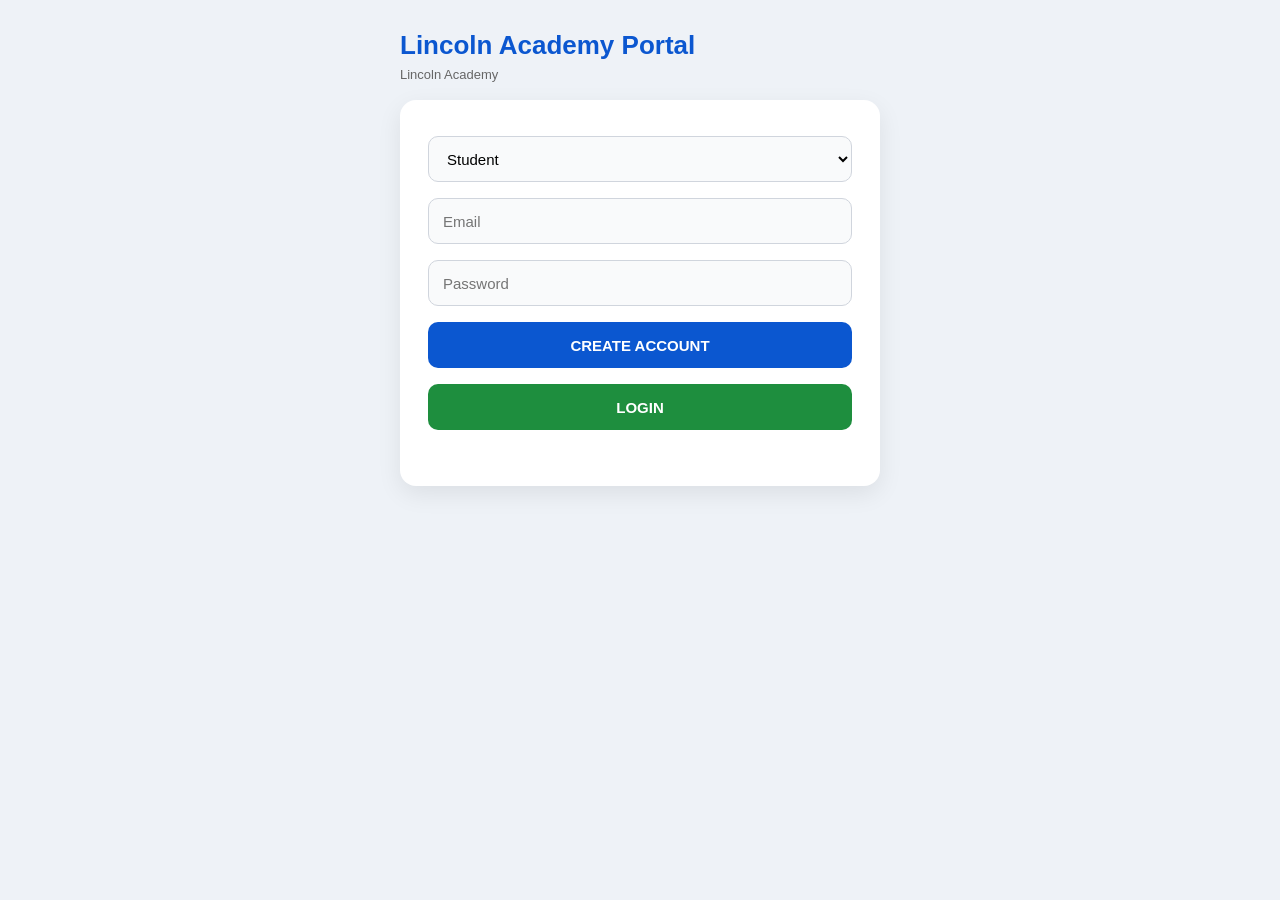
<file: index.html>
<!DOCTYPE html>
<html><head>
<meta name="viewport" content="width=device-width, initial-scale=1, maximum-scale=1">
<title>Lincoln Academy</title>
<style>
*{box-sizing:border-box}
body{margin:0;padding:30px 15px;background:#eef2f7;font-family:sans-serif;display:flex;flex-direction:column;align-items:center;min-height:100vh}
h2{width:100%;max-width:480px;margin:0 0 6px 0;color:#0b57d0;font-size:26px}
.small{width:100%;max-width:480px;margin:0 0 18px 0;color:#666;font-size:13px}
#authBox,#loggedBox{width:100%;max-width:480px;background:white;padding:28px;border-radius:16px;box-shadow:0 8px 25px rgba(0,0,0,0.08)}
input,select{width:100%;height:46px;padding:0 14px;margin:8px 0;border-radius:10px;border:1px solid #d0d5dd;font-size:15px;background:#f9fafb}
button{width:100%;height:46px;margin:8px 0;border-radius:10px;border:none;font-size:15px;font-weight:700;cursor:pointer}
.grid{display:grid;grid-template-columns:1fr 1fr;gap:8px}
.suggest{position:absolute;left:0;right:0;top:100%;background:white;border:1px solid #d0d5dd;border-radius:10px;max-height:160px;overflow:auto;z-index:20;display:none}
.suggest div{padding:10px;cursor:pointer;border-bottom:1px solid #eee}
.suggest div:hover{background:#eef6ff}
.badge{padding:3px 10px;border-radius:20px;color:white;font-weight:800;font-size:12px;display:inline-block}
</style>
</head><body>
<h2>Lincoln Academy Portal</h2>
<p class="small">Lincoln Academy</p>
<div id="authBox">
<select id="role"><option value="student">Student</option><option value="teacher">Teacher</option><option value="admin">Admin</option></select>
<input id="email" placeholder="Email" autocomplete="off">
<input id="pass" placeholder="Password" type="password" autocomplete="off">
<div id="otpWrap" style="display:none">
<div id="otpDisplay" style="background:#fef3c7;border:1px solid #fcd34d;border-radius:10px;padding:10px;margin:6px 0;font-weight:700;color:#92400e;text-align:center">OTP will be sent to Admin email on LOGIN</div>
<input id="adminOTP" placeholder="Enter 6-digit OTP" maxlength="6" autocomplete="off">
</div>
<button id="createBtn" onclick="signup()" style="background:#0b57d0;color:white">CREATE ACCOUNT</button>
<button onclick="login()" style="background:#1e8e3e;color:white">LOGIN</button>
<div id="msg" style="color:red;font-weight:bold;padding:10px"></div>
<div id="blockInfo" style="display:none;background:#fee2e2;border:1px solid #fecaca;border-radius:10px;padding:10px;margin-top:8px;color:#dc2626;font-weight:700;text-align:center"></div>
</div>
<div id="loggedBox" style="display:none">
<div id="status" style="padding:10px 0;font-size:18px"></div>
<button onclick="logout()" style="background:#333;color:white">Logout</button>
<div id="main"></div>
</div>
<script>
let users=JSON.parse(localStorage.getItem('lincoln_users')||'[]');
let students=JSON.parse(localStorage.getItem('lincoln_students')||'[]');
let results=JSON.parse(localStorage.getItem('lincoln_results')||'[]');
let currentUser=JSON.parse(localStorage.getItem('lincoln_current')||'null');
let currentOTP=null; let otpTimeout=null;
let loginAttempts=JSON.parse(localStorage.getItem('lincoln_attempts')||'{}');
let blockDuration=5*60*1000;

function getGrade(m){
  let marks = Number(m);
  if(marks >= 80) return {text:"Distinction", color:"#0b57d0", bg:"#e8f0fe"};
  if(marks >= 60) return {text:"Pass", color:"#137333", bg:"#e6f4ea"};
  if(marks >= 40) return {text:"Refer", color:"#e37400", bg:"#fef7e0"};
  return {text:"Fail", color:"#c5221f", bg:"#fce8e6"};
}

function save(){localStorage.setItem('lincoln_users',JSON.stringify(users));localStorage.setItem('lincoln_students',JSON.stringify(students));localStorage.setItem('lincoln_results',JSON.stringify(results));}
function saveAttempts(){localStorage.setItem('lincoln_attempts',JSON.stringify(loginAttempts));}
function showMsg(t){document.getElementById('msg').innerText=t;}
function clearAuthForm(){document.getElementById('email').value="";document.getElementById('pass').value="";let o=document.getElementById('adminOTP'); if(o) o.value=""; document.getElementById('msg').innerText="";}
function clearOTP(){currentOTP=null; let d=document.getElementById('otpDisplay'); if(d){d.innerText='OTP will be sent to Admin email on LOGIN'; d.style.background='#fef3c7';} let o=document.getElementById('adminOTP'); if(o) o.value=''; if(otpTimeout) clearTimeout(otpTimeout);}
function checkRoleChange(){const r=document.getElementById('role').value; document.getElementById('otpWrap').style.display=(r==='admin')?'block':'none'; if(r!=='admin') clearOTP();}
function validateRoleEmail(email,role){const e=email.toLowerCase();if(e.includes('admin')&&role!=='admin')return"Email has 'admin' must be Admin";if(role==='admin'&&!e.includes('admin'))return"Admin email must contain 'admin'";if(e.includes('teacher')&&role!=='teacher')return"Email has 'teacher' must be Teacher";if(role==='teacher'&&!e.includes('teacher'))return"Teacher email must contain 'teacher'";return null;}
function isBlocked(email){
  let e=email.toLowerCase(); if(!loginAttempts[e]) return false;
  let data=loginAttempts[e];
  if(data.blockedUntil && Date.now() < data.blockedUntil){
    return Math.ceil((data.blockedUntil - Date.now())/1000);
  }
  if(data.blockedUntil && Date.now() >= data.blockedUntil){ delete loginAttempts[e]; saveAttempts(); return false; }
  return false;
}
function signup(){
  const email=document.getElementById('email').value.trim(); const pass=document.getElementById('pass').value; const role=document.getElementById('role').value;
  if(role==='teacher'){showMsg("Teachers cannot self-register."); return alert("Only Admin can add teachers.");}
  if(role==='admin'){if(users.some(u=>u.role==='admin')){return alert("Admin exists. Login as Admin to add more.");} if(!currentOTP){currentOTP=Math.floor(100000+Math.random()*900000).toString(); document.getElementById('otpDisplay').innerText=' OTP SENT - Check popup'; alert('Admin OTP: '+currentOTP); return;} if(document.getElementById('adminOTP').value.trim()!==currentOTP){showMsg("Wrong OTP"); return;}}
  const err=validateRoleEmail(email,role); if(err){showMsg(err);return alert(err);}
  if(users.find(u=>u.email.toLowerCase()===email.toLowerCase())){showMsg("Exists");return;}
  users.push({email,pass,role,subject:''}); if(role==='student'&&!students.find(s=>s.email.toLowerCase()===email.toLowerCase())){students.push({admNo:'LINC'+(100+students.length),name:email.split('@')[0],email:email,course:'Form 2',createdBy:'self'});}
  save(); localStorage.setItem('lincoln_returning','true'); document.getElementById('createBtn').style.display='none'; clearOTP(); showMsg("Created. Login now"); setTimeout(clearAuthForm,800);
}
function login(){
  const email=document.getElementById('email').value.trim(); const pass=document.getElementById('pass').value; const selRole=document.getElementById('role').value;
  if(!email||!pass) return alert("Enter email & password");
  let blockedSec=isBlocked(email);
  if(blockedSec){
    document.getElementById('blockInfo').style.display='block';
    document.getElementById('blockInfo').innerText='Blocked for '+blockedSec+' seconds (5 min security block after 3 fails)';
    return alert("Too many failed attempts! Blocked for "+Math.ceil(blockedSec/60)+" min. Wait "+blockedSec+"s");
  } else { document.getElementById('blockInfo').style.display='none'; }
  const u=users.find(x=>x.email.toLowerCase()===email.toLowerCase()&&x.pass===pass);
  if(!u){
    let e=email.toLowerCase(); if(!loginAttempts[e]) loginAttempts[e]={count:0, blockedUntil:null};
    loginAttempts[e].count++;
    if(loginAttempts[e].count>=3){
      loginAttempts[e].blockedUntil=Date.now()+blockDuration; loginAttempts[e].count=0; saveAttempts();
      document.getElementById('blockInfo').style.display='block';
      document.getElementById('blockInfo').innerText='BLOCKED 5 MINUTES - Too many wrong attempts';
      return alert("Wrong credentials 3 times! You are blocked for 5 minutes.");
    }
    saveAttempts(); let left=3-loginAttempts[e].count;
    return alert("Wrong credentials! Tries left: "+left);
  }
  delete loginAttempts[email.toLowerCase()]; saveAttempts();
  document.getElementById('blockInfo').style.display='none';
  const err=validateRoleEmail(email,selRole); if(err)return alert(err); if(u.role!==selRole)return alert("You are "+u.role.toUpperCase());
  if(selRole==='admin'){
    if(!currentOTP){
      currentOTP=Math.floor(100000+Math.random()*900000).toString();
      document.getElementById('otpDisplay').innerText=' OTP SENT to '+u.email+' - Check popup';
      document.getElementById('otpDisplay').style.background='#dbeafe';
      alert(' ADMIN OTP: '+currentOTP+'\nExpires in 2 mins, new every login');
      otpTimeout=setTimeout(()=>{alert('OTP expired'); clearOTP();},120000); return;
    }else{
      if(document.getElementById('adminOTP').value.trim()!==currentOTP){alert("Wrong OTP"); clearOTP(); return;}
    }
  }
  currentUser=u; localStorage.setItem('lincoln_current',JSON.stringify(u)); localStorage.setItem('lincoln_returning','true'); document.getElementById('createBtn').style.display='none'; clearOTP(); clearAuthForm(); render();
}
function logout(){clearOTP(); localStorage.removeItem('lincoln_current'); currentUser=null; clearAuthForm(); render(); document.getElementById('otpWrap').style.display='none'; document.getElementById('role').value='student'; checkRoleChange();}
function toBase64(f){return new Promise((res,rej)=>{const r=new FileReader();r.readAsDataURL(f);r.onload=()=>res(r.result);r.onerror=rej;});}
function addStudent(){const admNo=document.getElementById('admNo').value.trim().toUpperCase(); const name=document.getElementById('sName').value.trim(); const semail=document.getElementById('sEmail').value.trim(); const course=document.getElementById('sCourse').value.trim()||'Form 2'; if(!admNo||!name)return alert("Required"); if(students.find(s=>s.admNo===admNo))return alert("Adm exists"); if(semail&&!users.find(u=>u.email.toLowerCase()===semail.toLowerCase())){users.push({email:semail,pass:'stud123',role:'student',subject:''});} students.push({admNo,name,email:semail,course,createdBy:currentUser.email});save();render();alert("Student Added");}
function addTeacherAdmin(){const tName=document.getElementById('tNameA').value.trim(); const tEmail=document.getElementById('tEmailA').value.trim(); const tPass=document.getElementById('tPassA').value.trim()||'teach123'; const tSub=document.getElementById('tSubA').value; if(!tName||!tEmail)return alert("Fill"); if(users.find(u=>u.email.toLowerCase()===tEmail.toLowerCase()))return alert("Exists"); users.push({email:tEmail,pass:tPass,role:'teacher',subject:tSub,name:tName}); save();render();alert("Teacher added: "+tSub);}
function removeStudent(admNo){if(!confirm("Remove "+admNo+"?"))return;students=students.filter(s=>s.admNo!==admNo);results=results.filter(r=>r.admNo!==admNo);save();render();}

async function addMarks(){
  const admNo=document.getElementById('mAdm').value.trim().toUpperCase();
  const subj=currentUser.subject||document.getElementById('mSubj').value.trim();
  const marks=document.getElementById('mMarks').value.trim();
  const term=document.getElementById('mTerm').value.trim();
  const file=document.getElementById('mFile').files[0];
  if(!admNo||!subj||!marks)return alert("Select student and enter marks");
  if(!students.find(s=>s.admNo===admNo))return alert("Search from system");
  let docName="",docData="";if(file){docData=await toBase64(file);docName=file.name;}
  let g = getGrade(marks);
  results.push({id:Date.now(),admNo,subject:subj,marks,term,docName,docData,by:currentUser.email,date:new Date().toLocaleDateString(),grade:g.text});save();render();alert("Saved: "+g.text);
}

function deleteResult(id){results=results.filter(r=>r.id!==id);save();render();}
function deleteUser(email){if(email.toLowerCase()===currentUser.email.toLowerCase())return alert("Cannot delete self"); if(users.filter(u=>u.role==='admin').length<=1 && users.find(u=>u.email.toLowerCase()===email.toLowerCase())?.role==='admin')return alert("Cannot delete last Admin"); if(!confirm("Remove "+email+"?"))return; users=users.filter(u=>u.email.toLowerCase()!==email.toLowerCase());save();render();}

function render(){const aBox=document.getElementById('authBox');const lBox=document.getElementById('loggedBox');if(!currentUser){aBox.style.display="block";lBox.style.display="none";return;}aBox.style.display="none";lBox.style.display="block";document.getElementById('status').innerHTML="Logged in: <b>"+currentUser.email+"</b> as <b>"+currentUser.role.toUpperCase()+(currentUser.subject?" ("+currentUser.subject+")":"")+"</b>";let h="";if(currentUser.role==='admin'){h+='<h3>ADMIN Panel</h3><div style="background:#f6f8ff;padding:12px;border-radius:12px;margin-top:12px"><b>Add Teacher</b><input id="tNameA" placeholder="Teacher Full Name"><input id="tEmailA" placeholder="Teacher Email"><input id="tPassA" placeholder="Temp Password" value="teach123"><select id="tSubA"><option>Software Engineering</option><option>Computer Science</option><option>Computer Programming</option><option>ICT</option><option>Computer packages</option><option>Accounting</option></select><button onclick="addTeacherAdmin()" style="background:#0b57d0;color:white">Add Teacher </button></div><div style="background:#e8f5e9;padding:12px;border-radius:12px;margin-top:12px"><b>Add Student</b><div class="grid"><input id="admNo" placeholder="Adm No"><input id="sName" placeholder="Full Name"></div><div class="grid"><input id="sEmail" placeholder="Student Email"><input id="sCourse" placeholder="Class"></div><button onclick="addStudent()" style="background:#1e8e3e;color:white">Add Student</button></div><div style="background:#ffe9e9;padding:12px;border-radius:12px;margin-top:12px"><b>Users - Admin can Remove Anyone</b><div id="userList"></div></div><h4>All Students</h4><div id="studentList"></div><hr><h4>All Results - With Grading</h4><div id="resultList"></div>';}else if(currentUser.role==='teacher'){h+='<h3>TEACHER - '+(currentUser.subject||'')+'</h3><div style="background:#fff8e1;padding:12px;border-radius:12px;margin-top:12px"><b>Add Marks - Search Student</b><div style="position:relative"><input id="mAdm" placeholder="Search name or Adm No" oninput="onStudentSearch()" onfocus="onStudentSearch()" autocomplete="off"><div id="searchBox" class="suggest"></div></div><div class="grid"><input id="mSubj" placeholder="Subject" value="'+(currentUser.subject||'')+'" disabled style="background:#eee"><input id="mMarks" placeholder="Marks 0-100" type="number" max="100"></div><input id="mTerm" placeholder="Term"><input type="file" id="mFile"><button onclick="addMarks()" style="background:#ef6c00;color:white">Save Result + Grade</button><div style="margin-top:8px;font-size:12px;color:#555">Grading: 80+=Distinction | 60-79=Pass | 40-59=Refer | <40=Fail</div></div><h4>Students</h4><div id="studentList"></div><hr><h4>Your Results - Graded</h4><div id="resultList"></div>';}else{h+='<h3>STUDENT Panel</h3><div id="myData"></div>';}document.getElementById('main').innerHTML=h;renderLists();}

function renderLists(){
  const ul=document.getElementById('userList');
  if(ul){ul.innerHTML=users.map(u=>'<div style="border:1px solid #ddd;padding:10px;border-radius:10px;margin:6px 0;display:flex;justify-content:space-between;font-size:17px"><span><b>'+u.role.toUpperCase()+'</b> - '+u.email+(u.subject?' ('+u.subject+')':'')+'</span><button onclick="deleteUser(\''+u.email+'\')" style="width:auto;height:auto;padding:8px 12px;background:#666">Remove</button></div>').join("");}
  const sl=document.getElementById('studentList');
  const rl=document.getElementById('resultList');
  if(sl){if(currentUser.role!=='student'){sl.innerHTML=students.map(s=>'<div style="border:1px solid #ddd;padding:12px;border-radius:12px;margin:6px 0;font-size:17px"><b>'+s.admNo+'</b> - '+s.name+' ('+s.course+')<br><span style="font-size:14px;color:#555">'+s.email+'</span> '+(currentUser.role==='admin'?'<button onclick="removeStudent(\''+s.admNo+'\')" style="width:auto;height:auto;padding:6px 10px;background:red;margin-left:6px">Remove</button>':'')+'</div>').join("")||"<i>No students</i>";}}
  if(rl){
    let filtered=results;if(currentUser.role==='teacher')filtered=filtered.filter(r=>r.by===currentUser.email);if(!rl)return;
    rl.innerHTML=filtered.map(r=>{
      let g = getGrade(r.marks);
      return '<div style="border:1px solid #ccc;border-left:5px solid '+g.color+';background:'+g.bg+';padding:12px;border-radius:12px;margin:6px 0;font-size:16px"><div style="display:flex;justify-content:space-between;align-items:center"><span><b>'+r.admNo+'</b> - '+r.subject+': <b>'+r.marks+'</b> ('+r.term+')</span><span class="badge" style="background:'+g.color+'">'+g.text+'</span></div><span style="font-size:13px;color:#555">'+r.by+' - '+r.date+'</span><br>'+(r.docData?'<a href="'+r.docData+'" download="'+r.docName+'"> '+r.docName+'</a>':'')+'<br><button onclick="deleteResult('+r.id+')" style="width:auto;height:auto;padding:6px 10px;background:#666;margin-top:6px">Delete</button></div>';
    }).join("")||"<i>No results</i>";
  }
  if(currentUser.role==='student')viewMyDataAuto();
}

function viewMyDataAuto(){
  const myEmail=currentUser.email.toLowerCase();
  const myStudent=students.find(s=>s.email.toLowerCase()===myEmail);
  const myResults=myStudent?results.filter(r=>r.admNo===myStudent.admNo):[];
  let html='<div style="background:#e8f5e9;padding:16px;border-radius:14px;margin-top:10px;font-size:18px">';
  if(!myStudent){
    html+='<b style="color:red">Profile not found</b><br>Ask Admin to add student with email: '+currentUser.email;
  }else{
    html+='<h4 style="margin:0 0 8px 0">'+myStudent.name+'</h4><b>'+myStudent.admNo+'</b><br>Course: '+myStudent.course+'<br>Email: '+myStudent.email+'<hr><b>Your Marks - Graded:</b><br>';
    if(myResults.length===0)html+="<i>No marks yet</i>";
    else html+=myResults.map(r=>{
      let g = getGrade(r.marks);
      return '<div style="padding:10px 0;border-bottom:1px solid #ddd;display:flex;justify-content:space-between;align-items:center"><span>'+r.subject+': <b>'+r.marks+'</b> ('+r.term+')</span><span class="badge" style="background:'+g.color+'">'+g.text+'</span></div>'+(r.docData?'<a href="'+r.docData+'" download="'+r.docName+'"> '+r.docName+'</a>':'');
    }).join("");
  }
  html+='</div>';document.getElementById('myData').innerHTML=html;
}

function onStudentSearch(){const q=document.getElementById('mAdm').value.trim().toLowerCase(); const box=document.getElementById('searchBox'); if(!q){box.style.display='none';return;} const filtered=students.filter(s=>s.name.toLowerCase().includes(q)||s.admNo.toLowerCase().includes(q)).slice(0,6); if(filtered.length===0){box.style.display='none';return;} box.innerHTML=filtered.map(s=>'<div onclick="pickStudent(\''+s.admNo+'\')"><b>'+s.admNo+'</b> - '+s.name+'</div>').join(''); box.style.display='block';}
function pickStudent(adm){document.getElementById('mAdm').value=adm;document.getElementById('searchBox').style.display='none';}
document.getElementById('role').addEventListener('change',checkRoleChange); checkRoleChange(); render();
if(localStorage.getItem('lincoln_returning')==='true'){let b=document.getElementById('createBtn'); if(b) b.style.display='none';}
</script>
</body></html>
</file>
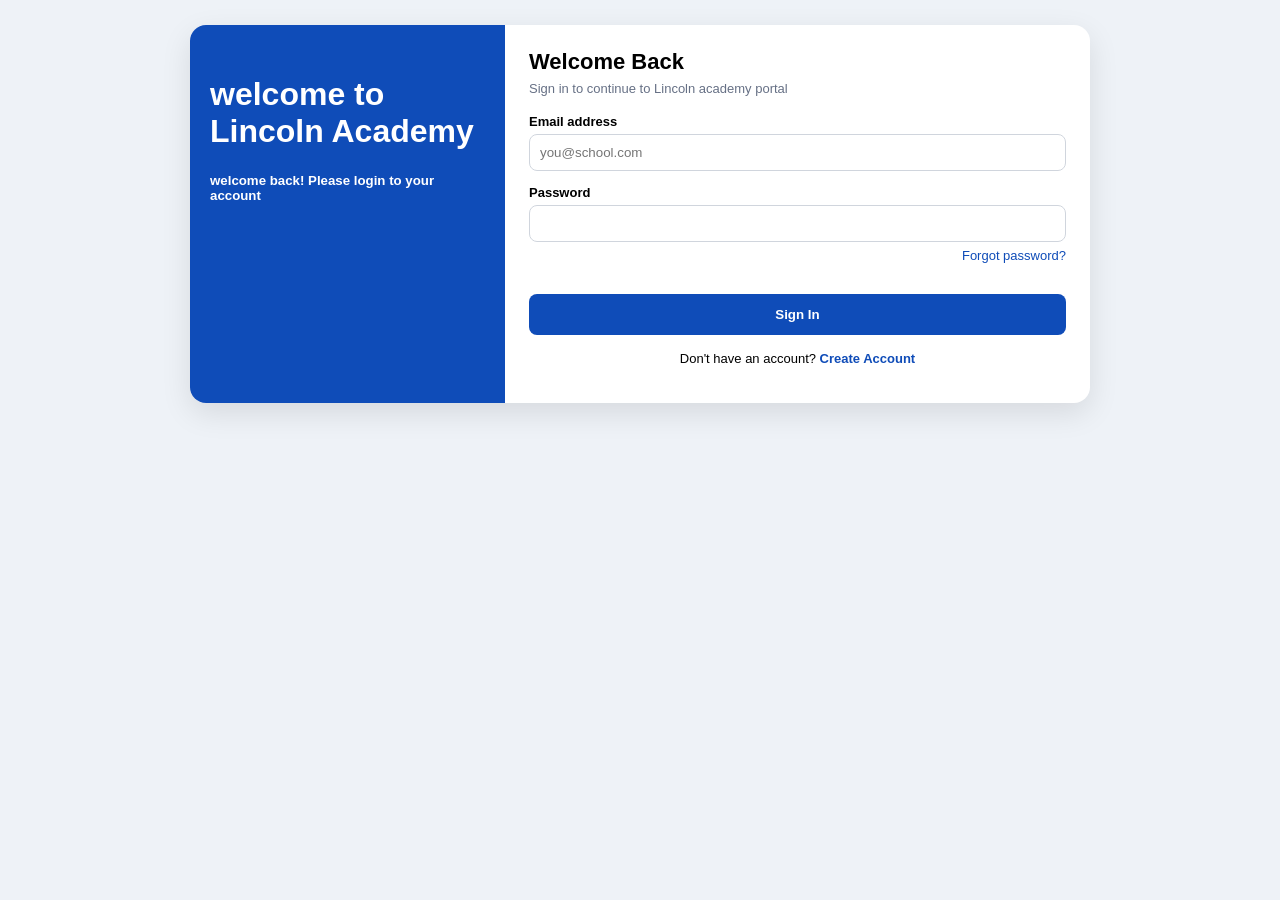
<file: dashboard.html>
<!DOCTYPE html>
<html>
<head>
<title>Lincoln Dashboard</title>
<link rel="stylesheet" href="forms.css">
</head>
<body>
<div style="text-align:center; margin-top:100px;">
<h1 id="welcomeText"></h1>
<p id="roleText"></p>
<button onclick="logout()">Logout</button>
</div>

<script>
  let user = JSON.parse(localStorage.getItem('current_user'));
  if(!user){
    alert('Please login first!');
    window.location.href = 'login.html';
  } else {
    document.getElementById('welcomeText').innerText = 'Welcome ' + user.firstName;
    document.getElementById('roleText').innerText = 'Role: ' + user.role + ' | Adm: ' + user.adm;
  }

  function logout(){
    localStorage.removeItem('current_user');
    window.location.href = 'login.html';
  }
</script>
</body>
</html>
</file>
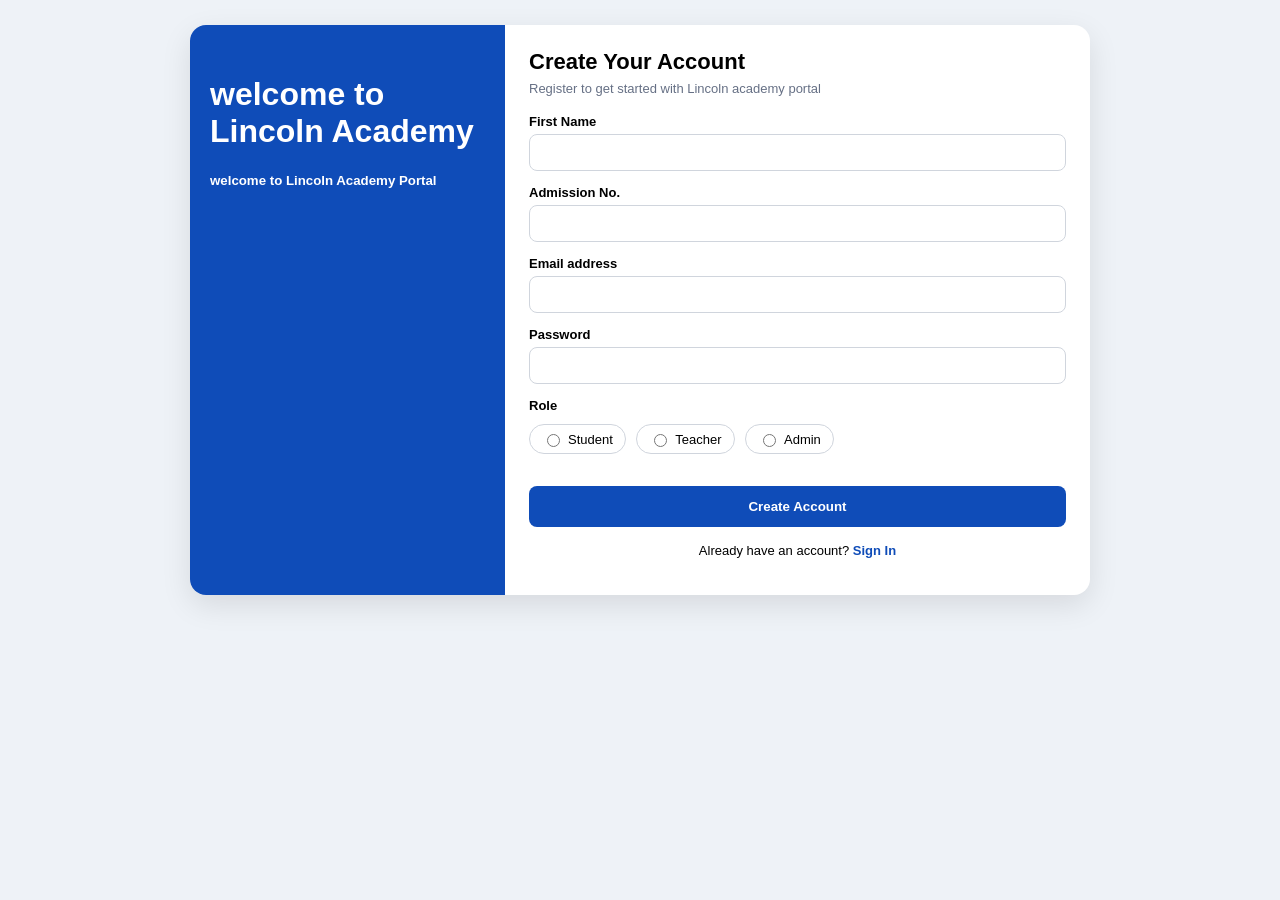
<file: forms.html>
<!DOCTYPE html>
<html>

<head>
  <meta charset="UTF-8">
  <meta name="viewport" content="width=device-width, initial-scale=1">
  <title>Lincoln Academy</title>
  <link rel="stylesheet" href="forms.css">
</head>

<body>
  <div class="container">
    <div class="left">
      <h1>welcome to Lincoln Academy</h1>
      <h5>welcome to Lincoln Academy Portal</h5>
      </div>
      <div class="right">
      <h1>Create Your Account </h1>
      <h5>Register to get started with Lincoln academy portal</h5>
      <div class="group">
  <label>First Name</label>
  <input type="text">
  </div>
<div class="group">
  <label>Admission No.</label>
  <input type="text">
  </div>
<div class="group">
  <label>Email address</label>
  <input type="email">
  </div>
<div class="group">
  <label>Password</label>
  <input type="password">
  </div>
  <div class="group">
  <label>Role</label>
  <div class="role-option">
    <input type="radio" name="role"> <span>Student</span>
  </div>
  <div class="role-option">
    <input type="radio" name="role"> <span>Teacher</span>
  </div>
  <div class="role-option">
    <input type="radio" name="role"> <span>Admin</span>
  </div>
</div> 
<button>Create Account</button>
    <p style="text-align:center; font-size:13px; margin-top:16px;">
  Already have an account? <a href="login.html" style="color:#0f4cb8; text-decoration:none; font-weight:bold;">Sign In</a>
</p>
</div>
</div>
<script>
document.querySelector('button').addEventListener('click', function(e){
  e.preventDefault();
  const firstName = document.querySelectorAll('input')[0].value;
  const adm = document.querySelectorAll('input')[1].value;
  const email = document.querySelectorAll('input')[2].value;
  const pass = document.querySelectorAll('input')[3].value;
  const role = document.querySelector('input[name="role"]:checked');

  if(!email ||!pass ||!firstName){ alert('Fill all fields'); return; }
  if(!role){ alert('Pick a Role'); return; }
  let users = JSON.parse(localStorage.getItem('lincoln_users') || '[]');
  if(users.find(u => u.email === email)){
    alert('Account already exists! Go to Sign In');
    return;
  }

  users.push({firstName, adm, email, pass, role: role.nextElementSibling.innerText});
  localStorage.setItem('lincoln_users', JSON.stringify(users));
  alert('Account created! Now sign in');
  window.location.href = 'login.html';
});
</script>
</body>

</html>
</file>
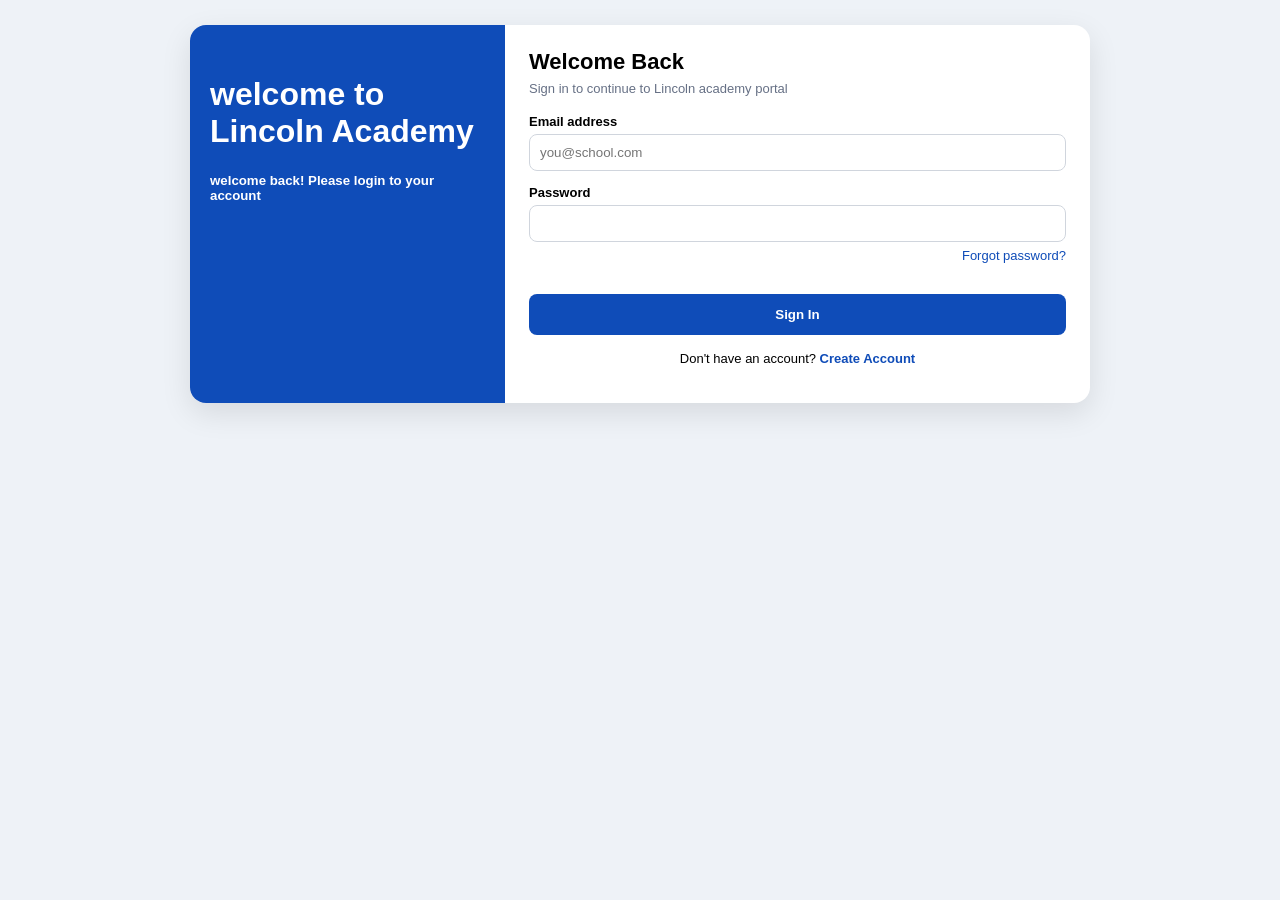
<file: login.html>
<!DOCTYPE html>
<html>
<head>
  <link rel="stylesheet" href="forms.css">
  <meta name="viewport" content="width=device-width, initial-scale=1.0">
</head>
<body>
<div class="container">
  <div class="left">
    <h1>welcome to Lincoln Academy</h1>
    <h5>welcome back! Please login to your account</h5>
  </div>

  <div class="right">
    <h1>Welcome Back</h1>
    <h5>Sign in to continue to Lincoln academy portal</h5>

    <div class="group">
      <label>Email address</label>
      <input type="email" placeholder="you@school.com">
    </div>

    <div class="group">
      <label>Password</label>
      <input type="password">
    </div>

    <p style="text-align:right; font-size:13px; margin-top:-8px;">
      <a href="#" style="color:#0f4cb8; text-decoration:none;">Forgot password?</a>
    </p>

    <button>Sign In</button>

    <p style="text-align:center; font-size:13px; margin-top:16px;">
      Don't have an account? <a href="forms.html" style="color:#0f4cb8; text-decoration:none; font-weight:bold;">Create Account</a>
    </p>
  </div>
</div>
<script>
document.querySelector('button').addEventListener('click', function(e){
  e.preventDefault();
  const email = document.querySelector('input[type="email"]').value;
  const pass = document.querySelector('input[type="password"]').value;

  let users = JSON.parse(localStorage.getItem('lincoln_users') || '[]');
  let found = users.find(u => u.email === email && u.pass === pass);

  if(found){
    alert('Welcome ' + found.firstName + ' (' + found.role + ')!');
    localStorage.setItem('current_user', JSON.stringify(found));
    window.location.href = 'dashboard.html';
  } else {
    alert('Wrong email or password');
  }
});
</script>
</body>
</html>
</file>
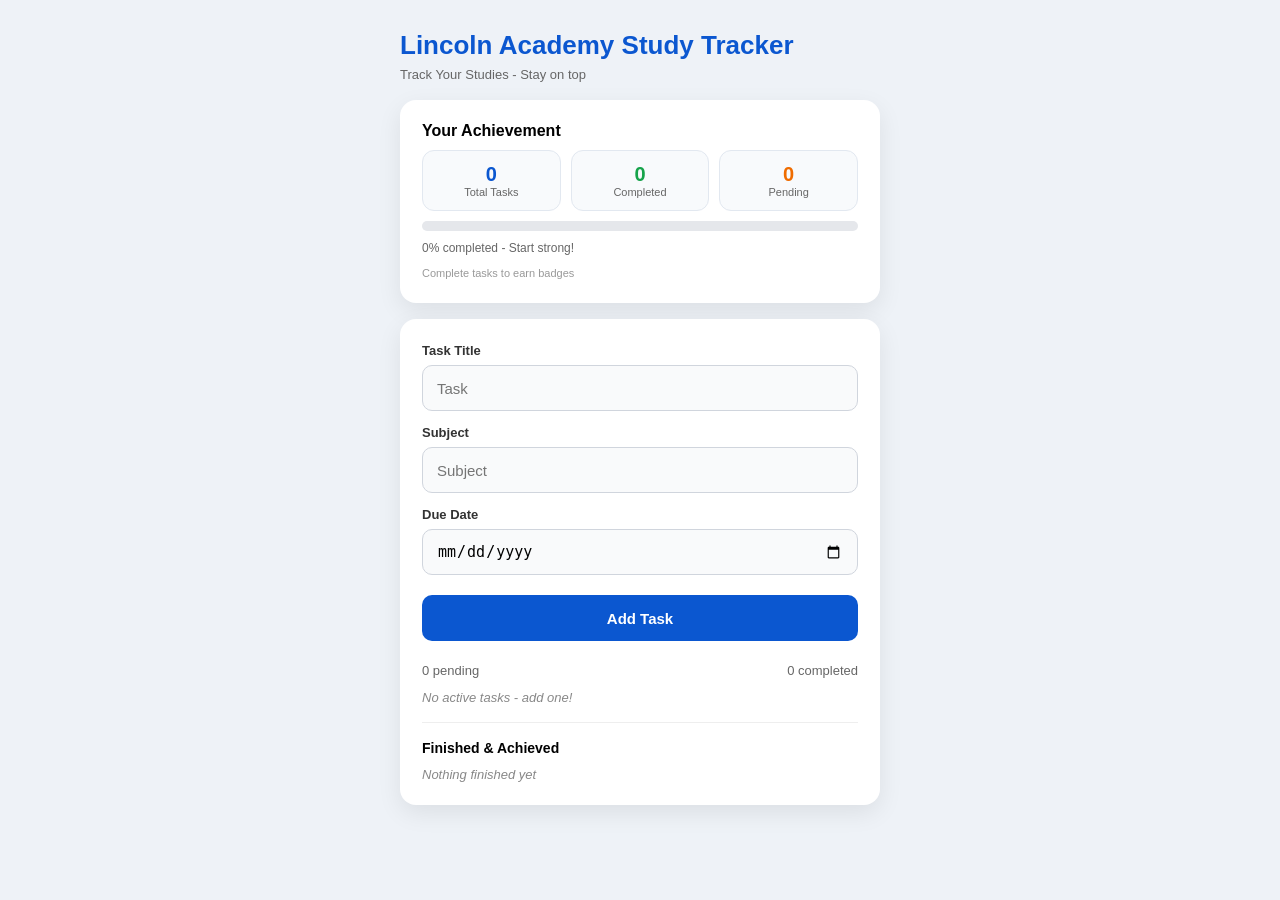
<file: Study_tracker.html>
<!DOCTYPE html>
<html>
<head>
<meta name="viewport" content="width=device-width, initial-scale=1">
<title>Lincoln Study Tracker</title>
<style>
*{box-sizing:border-box}
body{margin:0;padding:30px 15px;background:#eef2f7;font-family:sans-serif;display:flex;flex-direction:column;align-items:center;min-height:100vh}
h2{width:100%;max-width:480px;margin:0 0 6px 0;color:#0b57d0;font-size:26px}
.small{width:100%;max-width:480px;margin:0 0 18px 0;color:#666;font-size:13px}
.card{width:100%;max-width:480px;background:white;padding:22px;border-radius:16px;box-shadow:0 8px 25px rgba(0,0,0,0.08);margin-bottom:16px}
label{font-size:13px;font-weight:700;color:#333}
input[type="text"],input[type="date"]{width:100%;height:46px;padding:0 14px;margin:6px 0 12px 0;border-radius:10px;border:1px solid #d0d5dd;font-size:15px;background:#f9fafb}
.addBtn{width:100%;height:46px;border-radius:10px;border:none;background:#0b57d0;color:white;font-size:15px;font-weight:700;cursor:pointer;margin:8px 0}
.counts{display:flex;justify-content:space-between;font-size:13px;color:#666;margin:14px 0 10px 0}
.taskRow{display:flex;align-items:center;gap:12px;padding:12px 0;border-bottom:1px solid #eee}
.check{width:20px;height:20px;min-width:20px;accent-color:#0b57d0;cursor:pointer}
.taskInfo{flex:1;display:flex;flex-direction:column;gap:2px}
.taskTitle{font-weight:700;font-size:15px}
.taskMeta{font-size:12px;color:#777}
.deleteBtn{padding:7px 14px;background:#0b57d0;color:white;border:none;border-radius:8px;font-size:13px;font-weight:700;cursor:pointer}
.done{text-decoration:line-through;color:#888}
.overdue{color:#dc2626;font-weight:700;font-size:11px}
/* Achievement styles */
.statsGrid{display:grid;grid-template-columns:1fr 1fr 1fr;gap:10px;margin:10px 0}
.statBox{background:#f8fafc;border:1px solid #e2e8f0;border-radius:12px;padding:12px;text-align:center}
.statNum{font-size:20px;font-weight:800;color:#0b57d0}
.statLabel{font-size:11px;color:#666}
.progressWrap{background:#e5e7eb;border-radius:20px;height:10px;overflow:hidden;margin:10px 0}
.progressBar{height:100%;background:#0b57d0;transition:width 0.5s}
.badge{display:inline-block;background:#dcfce7;color:#166534;padding:4px 10px;border-radius:20px;font-size:11px;font-weight:700;margin:3px}
.reminder{width:100%;max-width:480px;background:#fef3c7;border:1px solid #fcd34d;border-radius:12px;padding:12px;margin-bottom:14px;display:none}
</style>
</head>
<body>
<h2>Lincoln Academy Study Tracker</h2>
<p class="small">Track Your Studies - Stay on top</p>

<div id="reminderBox" class="reminder"></div>

<div class="card">
  <b style="font-size:16px"> Your Achievement</b>
  <div class="statsGrid">
    <div class="statBox"><div id="totalNum" class="statNum">0</div><div class="statLabel">Total Tasks</div></div>
    <div class="statBox"><div id="compNum" class="statNum" style="color:#16a34a">0</div><div class="statLabel">Completed</div></div>
    <div class="statBox"><div id="pendNum" class="statNum" style="color:#ef6c00">0</div><div class="statLabel">Pending</div></div>
  </div>
  <div class="progressWrap"><div id="progressBar" class="progressBar" style="width:0%"></div></div>
  <div id="progressText" style="font-size:12px;color:#666">0% completed</div>
  <div id="badges" style="margin-top:8px"></div>
</div>

<div class="card">
  <label>Task Title</label>
  <input id="title" type="text" placeholder="Task">
  <label>Subject</label>
  <input id="subject" type="text" placeholder="Subject">
  <label>Due Date</label>
  <input id="dueDate" type="date">
  <button class="addBtn" onclick="addTask()">Add Task</button>

  <div class="counts">
    <span id="pendingCount">0 pending</span>
    <span id="completedCount">0 completed</span>
  </div>

  <div id="taskList"></div>
  <hr style="margin:16px 0;border:none;border-top:1px solid #eee">
  <b style="font-size:14px">Finished & Achieved</b>
  <div id="finishedList" style="margin-top:8px"></div>
</div>

<script>
let tasks = JSON.parse(localStorage.getItem('lincoln_tasks')||'[]');

function addTask(){
  let t=document.getElementById('title').value.trim();
  let s=document.getElementById('subject').value.trim();
  let d=document.getElementById('dueDate').value;
  if(!t) return alert('Enter Task Title');
  tasks.push({id:Date.now(), title:t, subject:s, dueDate:d, completed:false, finishedAt:null});
  save(); document.getElementById('title').value=''; document.getElementById('subject').value=''; render();
}
function toggleTask(id){
  tasks=tasks.map(x=>{
    if(x.id===id){
      let nowDone=!x.completed;
      return {...x, completed:nowDone, finishedAt: nowDone? new Date().toISOString() : null};
    }
    return x;
  });
  save(); render();
}
function deleteTask(id){ tasks=tasks.filter(x=>x.id!==id); save(); render(); }
function save(){ localStorage.setItem('lincoln_tasks', JSON.stringify(tasks)); }

function render(){
  let today=new Date().toISOString().split('T')[0];
  let total=tasks.length;
  let completed=tasks.filter(x=>x.completed).length;
  let pending=total-completed;
  let percent= total? Math.round(completed/total*100):0;

  document.getElementById('totalNum').innerText=total;
  document.getElementById('compNum').innerText=completed;
  document.getElementById('pendNum').innerText=pending;
  document.getElementById('progressBar').style.width=percent+'%';
  document.getElementById('progressText').innerText=percent+'% completed - '+(percent===100&&total>0?' All done! Great job!': percent>=50?'Keep going!':'Start strong!');
  document.getElementById('pendingCount').innerText=pending+' pending';
  document.getElementById('completedCount').innerText=completed+' completed';

  // Badges
  let badgeHtml='';
  if(completed>=1) badgeHtml+='<span class="badge"> First Task Done</span>';
  if(completed>=5) badgeHtml+='<span class="badge"> 5 Tasks Achieved</span>';
  if(completed>=10) badgeHtml+='<span class="badge"> 10 Tasks - Champion</span>';
  if(percent===100&&total>0) badgeHtml+='<span class="badge"> Perfect - All Completed</span>';
  document.getElementById('badges').innerHTML=badgeHtml||'<span style="font-size:11px;color:#999">Complete tasks to earn badges</span>';

  // Active tasks
  let active=tasks.filter(x=>!x.completed);
  document.getElementById('taskList').innerHTML=active.map(t=>{
    let isOverdue=t.dueDate && t.dueDate < today;
    return `<div class="taskRow">
      <input type="checkbox" class="check" onchange="toggleTask(${t.id})">
      <div class="taskInfo">
        <span class="taskTitle">${t.title}</span>
        <span class="taskMeta">${t.subject||'No subject'} ${t.dueDate? ' '+t.dueDate : ''} ${isOverdue?`<span class="overdue">⚠ Overdue</span>`:''}</span>
      </div>
      <button class="deleteBtn" onclick="deleteTask(${t.id})">Delete</button>
    </div>`;
  }).join('') || '<i style="color:#888;font-size:13px">No active tasks - add one!</i>';

  // Finished list
  let finished=tasks.filter(x=>x.completed);
  document.getElementById('finishedList').innerHTML=finished.map(t=>{
    return `<div class="taskRow" style="opacity:0.8">
      <div style="color:#16a34a;font-weight:700"></div>
      <div class="taskInfo"><span class="taskTitle done">${t.title}</span><span class="taskMeta">${t.subject} • Finished ${t.finishedAt? new Date(t.finishedAt).toLocaleDateString():''}</span></div>
      <button class="deleteBtn" onclick="deleteTask(${t.id})">Delete</button>
    </div>`;
  }).join('') || '<i style="color:#888;font-size:13px">Nothing finished yet</i>';

  checkReminder();
}

function checkReminder(){
  let today=new Date().toISOString().split('T')[0];
  let overdue=tasks.filter(t=>!t.completed && t.dueDate && t.dueDate < today);
  let dueToday=tasks.filter(t=>!t.completed && t.dueDate===today);
  let box=document.getElementById('reminderBox');
  if(overdue.length===0 && dueToday.length===0){ box.style.display='none'; return; }
  let msg='';
  if(overdue.length) msg+=`You have <b>${overdue.length} overdue</b> task(s): ${overdue.map(x=>x.title).join(', ')}<br>`;
  if(dueToday.length) msg+=`<b>${dueToday.length} task(s) due today</b>: ${dueToday.map(x=>x.title).join(', ')}`;
  box.innerHTML=msg; box.style.display='block';
}

// Show reminder every time they log in (page load)
window.onload=()=>{ render(); setTimeout(checkReminder, 500); };
</script>
</body>
</html>
</file>
<file: forms.css>
* { box-sizing: border-box; }

body {
  background: #eef2f7;
  font-family: Arial, sans-serif;
  margin: 0;
  padding: 10px;
}

.container {
  display: flex;
  max-width: 900px;
  width: 100%;
  margin: 15px auto;
  background: white;
  border-radius: 16px;
  overflow: hidden;
  box-shadow: 0 10px 30px rgba(0,0,0,0.1);
}

.left {
  width: 35%;
  background: #0f4cb8;
  color: white;
  padding: 30px 20px;
}

.right {
  width: 65%;
  padding: 24px;
}

.right h1 { margin: 0 0 6px 0; font-size: 22px; }
.right h5 { margin: 0 0 18px 0; color: #667085; font-weight: normal; font-size: 13px; }

.group { margin-bottom: 14px; }
.group label { display: block; margin-bottom: 5px; font-weight: bold; font-size: 13px; }
.group input { width: 100%; padding: 10px; border-radius: 8px; border: 1px solid #d0d5dd; }

.role-option {
  display: inline-flex;
  align-items: center;
  gap: 5px;
  border: 1px solid #d0d5dd;
  padding: 6px 12px;
  border-radius: 20px;
  margin: 6px 6px 0 0;
  font-size: 13px;
}
.role-option input { width: auto; }

button {
  width: 100%;
  padding: 13px;
  background: #0f4cb8;
  color: white;
  border: none;
  border-radius: 8px;
  margin-top: 18px;
  font-weight: bold;
}


@media (max-width: 650px) {
  .container {
    flex-direction: column;
  }
  .left, .right {
    width: 100%;
  }
  .left {
    padding: 20px;
    text-align: center;
  }
}
</file>
